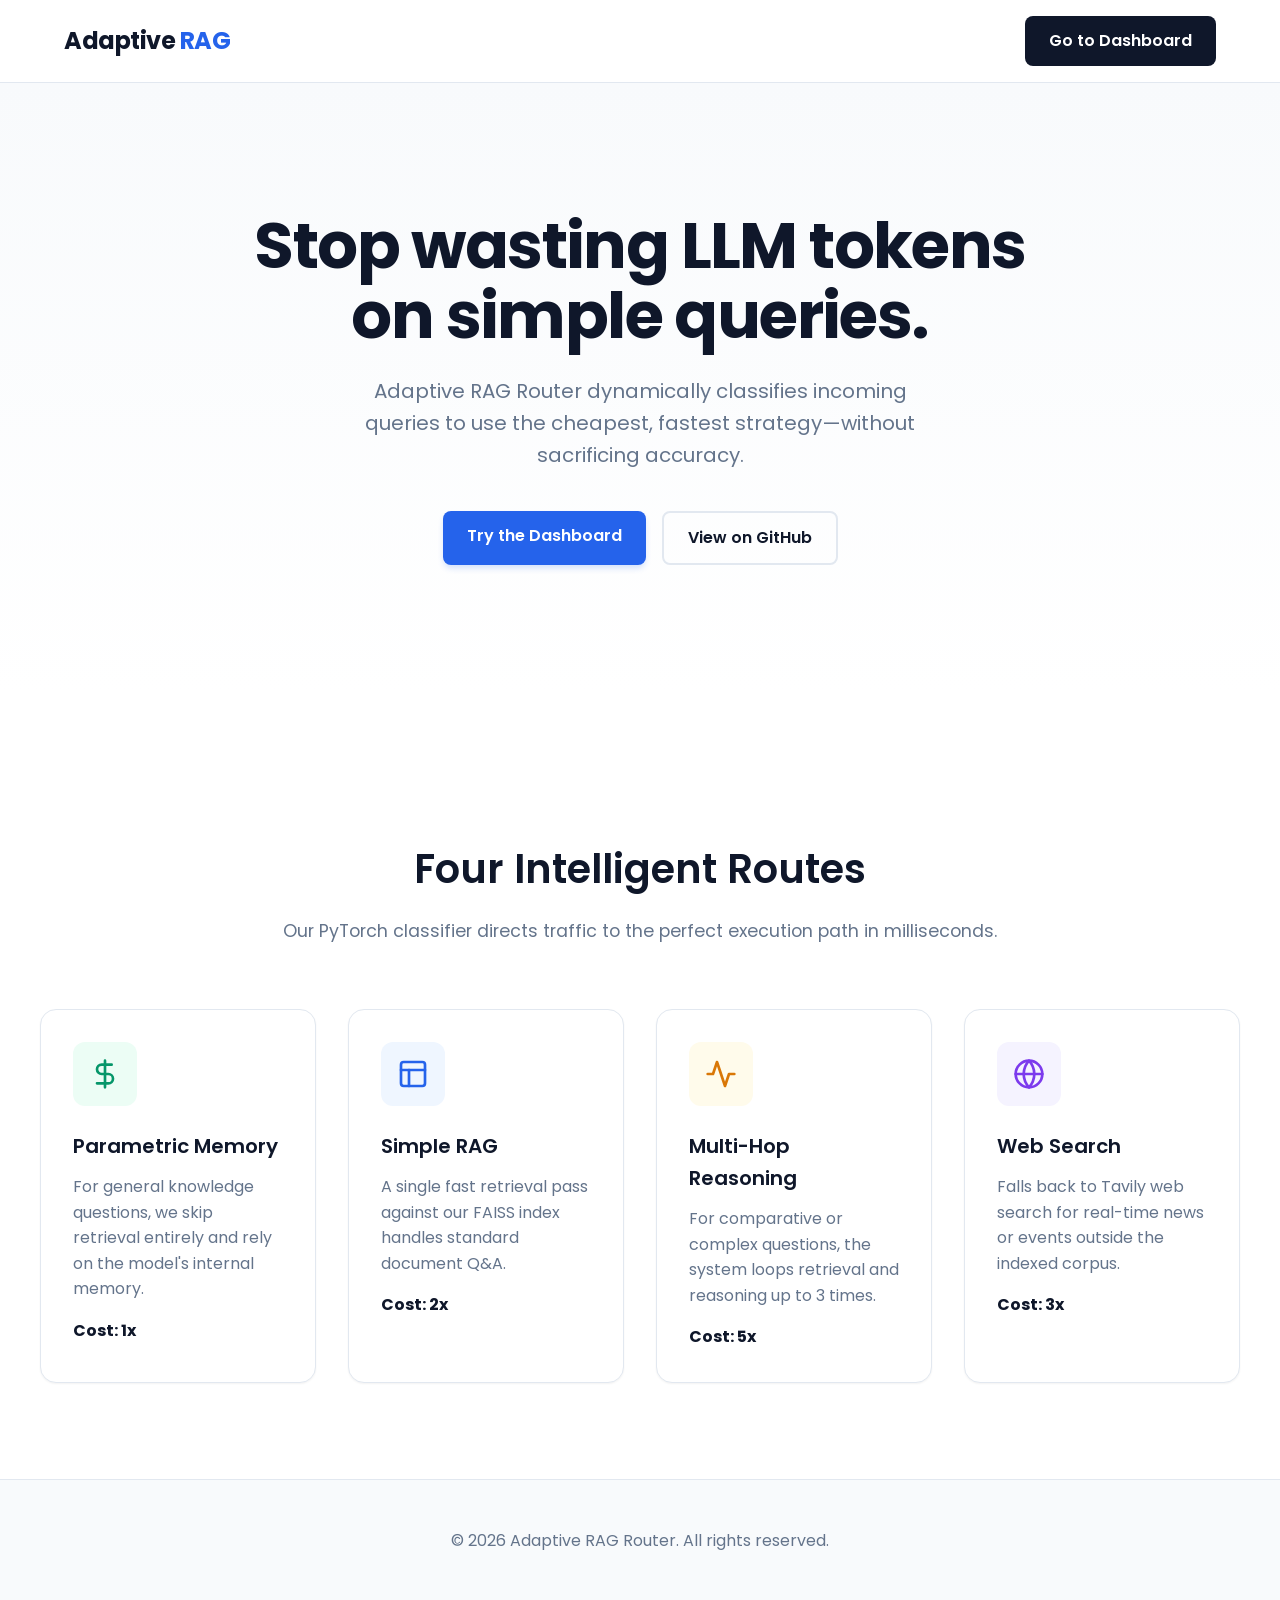
<file: frontend/landing.html>
<!DOCTYPE html>
<html lang="en">
<head>
    <meta charset="UTF-8">
    <meta name="viewport" content="width=device-width, initial-scale=1.0">
    <title>Adaptive RAG Router - Stop Wasting Tokens</title>
    <link rel="preconnect" href="https://fonts.googleapis.com">
    <link rel="preconnect" href="https://fonts.gstatic.com" crossorigin>
    <link href="https://fonts.googleapis.com/css2?family=Poppins:wght@300;400;500;600;700&display=swap" rel="stylesheet">
    <link rel="stylesheet" href="/frontend/styles.css">
</head>
<body class="landing-body">
    <nav class="navbar">
        <div class="nav-container">
            <div class="logo">Adaptive <span>RAG</span></div>
            <a href="/dashboard" class="cta-btn secondary">Go to Dashboard</a>
        </div>
    </nav>

    <header class="hero-section">
        <div class="hero-content">
            <h1>Stop wasting LLM tokens on simple queries.</h1>
            <p>Adaptive RAG Router dynamically classifies incoming queries to use the cheapest, fastest strategy—without sacrificing accuracy.</p>
            <div class="hero-actions">
                <a href="/dashboard" class="cta-btn primary">Try the Dashboard</a>
                <a href="https://github.com/your-repo/adaptive-rag-router" target="_blank" class="cta-btn outline">View on GitHub</a>
            </div>
        </div>
    </header>

    <section class="features-section">
        <div class="section-container">
            <div class="section-header">
                <h2>Four Intelligent Routes</h2>
                <p>Our PyTorch classifier directs traffic to the perfect execution path in milliseconds.</p>
            </div>
            <div class="features-grid">
                <!-- Parametric -->
                <div class="feature-card route-PARAMETRIC-card">
                    <div class="feature-icon">
                        <svg xmlns="http://www.w3.org/2000/svg" width="32" height="32" viewBox="0 0 24 24" fill="none" stroke="currentColor" stroke-width="2" stroke-linecap="round" stroke-linejoin="round"><path d="M12 2v20M17 5H9.5a3.5 3.5 0 0 0 0 7h5a3.5 3.5 0 0 1 0 7H6"/></svg>
                    </div>
                    <h3>Parametric Memory</h3>
                    <p>For general knowledge questions, we skip retrieval entirely and rely on the model's internal memory. <strong>Cost: 1x</strong></p>
                </div>
                
                <!-- Simple RAG -->
                <div class="feature-card route-SIMPLE_RAG-card">
                    <div class="feature-icon">
                        <svg xmlns="http://www.w3.org/2000/svg" width="32" height="32" viewBox="0 0 24 24" fill="none" stroke="currentColor" stroke-width="2" stroke-linecap="round" stroke-linejoin="round"><rect x="3" y="3" width="18" height="18" rx="2" ry="2"/><line x1="3" y1="9" x2="21" y2="9"/><line x1="9" y1="21" x2="9" y2="9"/></svg>
                    </div>
                    <h3>Simple RAG</h3>
                    <p>A single fast retrieval pass against our FAISS index handles standard document Q&A. <strong>Cost: 2x</strong></p>
                </div>

                <!-- Multi-Hop -->
                <div class="feature-card route-MULTI_HOP-card">
                    <div class="feature-icon">
                        <svg xmlns="http://www.w3.org/2000/svg" width="32" height="32" viewBox="0 0 24 24" fill="none" stroke="currentColor" stroke-width="2" stroke-linecap="round" stroke-linejoin="round"><polyline points="22 12 18 12 15 21 9 3 6 12 2 12"/></svg>
                    </div>
                    <h3>Multi-Hop Reasoning</h3>
                    <p>For comparative or complex questions, the system loops retrieval and reasoning up to 3 times. <strong>Cost: 5x</strong></p>
                </div>

                <!-- Web Search -->
                <div class="feature-card route-WEB_SEARCH-card">
                    <div class="feature-icon">
                        <svg xmlns="http://www.w3.org/2000/svg" width="32" height="32" viewBox="0 0 24 24" fill="none" stroke="currentColor" stroke-width="2" stroke-linecap="round" stroke-linejoin="round"><circle cx="12" cy="12" r="10"/><line x1="2" y1="12" x2="22" y2="12"/><path d="M12 2a15.3 15.3 0 0 1 4 10 15.3 15.3 0 0 1-4 10 15.3 15.3 0 0 1-4-10 15.3 15.3 0 0 1 4-10z"/></svg>
                    </div>
                    <h3>Web Search</h3>
                    <p>Falls back to Tavily web search for real-time news or events outside the indexed corpus. <strong>Cost: 3x</strong></p>
                </div>
            </div>
        </div>
    </section>

    <footer class="landing-footer">
        <p>&copy; 2026 Adaptive RAG Router. All rights reserved.</p>
    </footer>
</body>
</html>
</file>
<file: frontend/styles.css>
:root {
    --bg-color: #f8fafc;
    --panel-bg: #ffffff;
    --panel-border: #e2e8f0;
    --text-primary: #0f172a;
    --text-secondary: #64748b;
    --accent: #2563eb;
    
    --route-parametric: #059669;
    --route-simple: #2563eb;
    --route-multi: #d97706;
    --route-web: #7c3aed;
    
    --shadow-sm: 0 1px 2px 0 rgba(0, 0, 0, 0.05);
    --shadow-md: 0 4px 6px -1px rgba(0, 0, 0, 0.1), 0 2px 4px -1px rgba(0, 0, 0, 0.06);
    --shadow-lg: 0 10px 15px -3px rgba(0, 0, 0, 0.1), 0 4px 6px -2px rgba(0, 0, 0, 0.05);
}

* {
    box-sizing: border-box;
    margin: 0;
    padding: 0;
}

body {
    font-family: 'Poppins', sans-serif;
    background-color: var(--bg-color);
    color: var(--text-primary);
    line-height: 1.6;
    min-height: 100vh;
    overflow-x: hidden;
    position: relative;
}

.container {
    max-width: 1000px;
    margin: 0 auto;
    padding: 4rem 1.5rem;
}

header {
    text-align: center;
    margin-bottom: 3rem;
}

h1 {
    font-size: 3rem;
    font-weight: 700;
    margin-bottom: 0.5rem;
    color: var(--text-primary);
    letter-spacing: -0.025em;
}

h1 span {
    color: var(--accent);
}

header p {
    color: var(--text-secondary);
    font-size: 1.1rem;
}

/* Corporate Panels */
.glass-panel {
    background: var(--panel-bg);
    border: 1px solid var(--panel-border);
    border-radius: 16px;
    padding: 2rem;
    margin-bottom: 1.5rem;
    box-shadow: var(--shadow-sm);
    transition: box-shadow 0.3s ease;
}

.glass-panel:hover {
    box-shadow: var(--shadow-md);
}

/* Search Section */
.search-section {
    padding: 1rem;
}

.input-group {
    display: flex;
    align-items: center;
    background: #f1f5f9;
    border-radius: 12px;
    padding: 0.5rem 0.5rem 0.5rem 1rem;
    border: 2px solid transparent;
    transition: all 0.2s ease;
}

.input-group:focus-within {
    border-color: var(--accent);
    background: #fff;
    box-shadow: 0 0 0 4px rgba(37, 99, 235, 0.1);
}

.search-icon {
    color: var(--text-secondary);
    margin-right: 0.75rem;
}

#query-input {
    flex-grow: 1;
    background: transparent;
    border: none;
    color: var(--text-primary);
    font-size: 1.1rem;
    font-family: inherit;
    outline: none;
}

#query-input::placeholder {
    color: var(--text-secondary);
    font-weight: 400;
}

#submit-btn {
    background: var(--text-primary);
    color: white;
    border: none;
    padding: 0.75rem 1.5rem;
    border-radius: 8px;
    font-family: inherit;
    font-weight: 500;
    font-size: 1rem;
    cursor: pointer;
    transition: all 0.2s ease;
    display: flex;
    align-items: center;
    justify-content: center;
    min-width: 100px;
}

#submit-btn:hover {
    background: var(--accent);
    transform: translateY(-1px);
    box-shadow: var(--shadow-md);
}

#submit-btn:disabled {
    opacity: 0.7;
    cursor: not-allowed;
    transform: none;
}

/* Loader */
.loader {
    width: 20px;
    height: 20px;
    border: 3px solid rgba(255,255,255,0.3);
    border-radius: 50%;
    border-top-color: #fff;
    animation: spin 1s ease-in-out infinite;
}

@keyframes spin {
    to { transform: rotate(360deg); }
}

.hidden {
    display: none !important;
}

/* Empty State */
.empty-state {
    text-align: center;
    padding: 4rem 2rem;
    color: var(--text-secondary);
    animation: fadeIn 0.8s ease;
}

.empty-icon {
    color: var(--accent);
    margin-bottom: 1rem;
    animation: float 3s ease-in-out infinite;
}

@keyframes float {
    0% { transform: translateY(0px); }
    50% { transform: translateY(-10px); }
    100% { transform: translateY(0px); }
}

.empty-state h2 {
    color: var(--text-primary);
    margin-bottom: 0.5rem;
    font-weight: 600;
}

/* Results Layout */
.results-container {
    animation: fadeIn 0.5s ease;
}

@keyframes fadeIn {
    from { opacity: 0; transform: translateY(10px); }
    to { opacity: 1; transform: translateY(0); }
}

.grid-layout {
    display: grid;
    grid-template-columns: 1fr 1fr;
    gap: 1.5rem;
}

@media (max-width: 768px) {
    .grid-layout {
        grid-template-columns: 1fr;
    }
}

h2 {
    font-size: 1.25rem;
    font-weight: 600;
    margin-bottom: 1.5rem;
    color: var(--text-primary);
}

h3 {
    font-size: 0.85rem;
    color: var(--text-secondary);
    margin-bottom: 1rem;
    text-transform: uppercase;
    letter-spacing: 0.05em;
    font-weight: 600;
}

/* Route Badges */
.selected-route {
    display: flex;
    align-items: center;
    gap: 1rem;
    margin-bottom: 0.5rem;
}

.route-label {
    padding: 0.4rem 1rem;
    border-radius: 20px;
    font-weight: 600;
    font-size: 1rem;
    letter-spacing: 0.025em;
    background: #f1f5f9;
}

.route-PARAMETRIC { color: var(--route-parametric); background: #ecfdf5; }
.route-SIMPLE_RAG { color: var(--route-simple); background: #eff6ff; }
.route-MULTI_HOP { color: var(--route-multi); background: #fffbeb; }
.route-WEB_SEARCH { color: var(--route-web); background: #f5f3ff; }

.confidence-badge {
    background: #f1f5f9;
    padding: 0.3rem 0.75rem;
    border-radius: 12px;
    font-size: 0.85rem;
    color: var(--text-secondary);
    font-weight: 500;
}

.route-description {
    font-size: 0.95rem;
    color: var(--text-secondary);
    margin-bottom: 2rem;
    border-left: 2px solid var(--panel-border);
    padding-left: 0.75rem;
}

/* Probabilities List */
.prob-item {
    margin-bottom: 1rem;
}

.prob-header {
    display: flex;
    justify-content: space-between;
    font-size: 0.85rem;
    margin-bottom: 0.5rem;
    color: var(--text-secondary);
    font-weight: 500;
}

.prob-bar-bg {
    width: 100%;
    height: 8px;
    background: #f1f5f9;
    border-radius: 4px;
    overflow: hidden;
}

.prob-bar-fill {
    height: 100%;
    border-radius: 4px;
    transition: width 1s cubic-bezier(0.1, 0.8, 0.2, 1);
}

/* Metrics */
.metrics-grid {
    display: grid;
    grid-template-columns: repeat(3, 1fr);
    gap: 1rem;
}

.metric-card {
    background: #f8fafc;
    border-radius: 12px;
    padding: 1.25rem;
    display: flex;
    align-items: center;
    gap: 1rem;
    border: 1px solid var(--panel-border);
    transition: transform 0.2s cubic-bezier(0.25, 0.46, 0.45, 0.94), box-shadow 0.2s;
    transform-style: preserve-3d;
}

.metric-card:hover {
    box-shadow: var(--shadow-md);
    border-color: #cbd5e1;
}

.metric-icon {
    color: var(--accent);
}

.metric-info {
    display: flex;
    flex-direction: column;
}

.metric-title {
    font-size: 0.75rem;
    color: var(--text-secondary);
    text-transform: uppercase;
    font-weight: 600;
    margin-bottom: 0.25rem;
}

.metric-value {
    font-size: 1.25rem;
    font-weight: 600;
    color: var(--text-primary);
}

/* Answer Section */
.answer-content {
    font-size: 1.05rem;
    line-height: 1.8;
    white-space: normal;
    color: #334155;
}

/* Markdown Styles inside answer */
.answer-content p { margin-bottom: 1rem; }
.answer-content p:last-child { margin-bottom: 0; }
.answer-content h1, .answer-content h2, .answer-content h3 { margin-top: 2rem; margin-bottom: 1rem; color: var(--text-primary); font-weight: 600;}
.answer-content ul, .answer-content ol { margin-left: 1.5rem; margin-bottom: 1rem; }
.answer-content li { margin-bottom: 0.5rem; }
.answer-content code {
    background: #f1f5f9;
    padding: 0.2rem 0.4rem;
    border-radius: 6px;
    font-family: monospace;
    font-size: 0.9em;
    color: #ef4444;
}
.answer-content pre {
    background: #f8fafc;
    padding: 1.25rem;
    border-radius: 8px;
    overflow-x: auto;
    margin-bottom: 1rem;
    border: 1px solid var(--panel-border);
}
.answer-content pre code {
    background: transparent;
    padding: 0;
    color: inherit;
}
.typewriter-cursor {
    display: inline-block;
    width: 2px;
    height: 1.1rem;
    background-color: var(--text-primary);
    vertical-align: text-bottom;
    animation: blink 1s step-end infinite;
    margin-left: 2px;
}
@keyframes blink { 50% { opacity: 0; } }

/* Context Chunks */
.chunks-container {
    display: flex;
    flex-direction: column;
    gap: 1rem;
}

.chunk-card {
    background: #f8fafc;
    border: 1px solid var(--panel-border);
    border-radius: 8px;
    padding: 1.25rem;
    font-size: 0.95rem;
    color: #475569;
    border-left: 4px solid var(--accent);
    max-height: 150px;
    overflow-y: auto;
}
.chunk-card::-webkit-scrollbar {
    width: 6px;
}
.chunk-card::-webkit-scrollbar-thumb {
    background: #cbd5e1;
    border-radius: 3px;
}

/* ========================================================= */
/* Landing Page Specific Styles */
/* ========================================================= */

.landing-body {
    background: #ffffff;
    display: flex;
    flex-direction: column;
}

.navbar {
    border-bottom: 1px solid var(--panel-border);
    background: #ffffff;
    position: sticky;
    top: 0;
    z-index: 100;
}

.nav-container {
    max-width: 1200px;
    margin: 0 auto;
    padding: 1rem 1.5rem;
    display: flex;
    justify-content: space-between;
    align-items: center;
}

.logo {
    font-size: 1.5rem;
    font-weight: 700;
    color: var(--text-primary);
    letter-spacing: -0.02em;
}

.logo span {
    color: var(--accent);
}

.cta-btn {
    display: inline-block;
    padding: 0.75rem 1.5rem;
    border-radius: 8px;
    font-weight: 600;
    text-decoration: none;
    transition: all 0.2s ease;
    font-size: 1rem;
}

.cta-btn.primary {
    background: var(--accent);
    color: white;
    box-shadow: 0 4px 6px -1px rgba(37, 99, 235, 0.2);
}

.cta-btn.primary:hover {
    background: #1d4ed8;
    transform: translateY(-2px);
    box-shadow: 0 10px 15px -3px rgba(37, 99, 235, 0.3);
}

.cta-btn.secondary {
    background: var(--text-primary);
    color: white;
}

.cta-btn.secondary:hover {
    background: #334155;
}

.cta-btn.outline {
    background: transparent;
    border: 2px solid var(--panel-border);
    color: var(--text-primary);
}

.cta-btn.outline:hover {
    border-color: var(--text-secondary);
    background: #f8fafc;
}

.hero-section {
    padding: 8rem 1.5rem;
    text-align: center;
    background: linear-gradient(180deg, #f8fafc 0%, #ffffff 100%);
}

.hero-content {
    max-width: 800px;
    margin: 0 auto;
}

.hero-content h1 {
    font-size: 4rem;
    line-height: 1.1;
    margin-bottom: 1.5rem;
}

.hero-content p {
    font-size: 1.25rem;
    color: var(--text-secondary);
    margin-bottom: 2.5rem;
    max-width: 600px;
    margin-inline: auto;
}

.hero-actions {
    display: flex;
    justify-content: center;
    gap: 1rem;
}

.features-section {
    padding: 6rem 1.5rem;
    background: #ffffff;
}

.section-container {
    max-width: 1200px;
    margin: 0 auto;
}

.section-header {
    text-align: center;
    margin-bottom: 4rem;
}

.section-header h2 {
    font-size: 2.5rem;
    margin-bottom: 1rem;
}

.section-header p {
    font-size: 1.1rem;
    color: var(--text-secondary);
}

.features-grid {
    display: grid;
    grid-template-columns: repeat(auto-fit, minmax(250px, 1fr));
    gap: 2rem;
}

.feature-card {
    background: #ffffff;
    border: 1px solid var(--panel-border);
    border-radius: 16px;
    padding: 2rem;
    box-shadow: var(--shadow-sm);
    transition: transform 0.3s ease, box-shadow 0.3s ease;
    display: flex;
    flex-direction: column;
}

.feature-card:hover {
    transform: translateY(-5px);
    box-shadow: var(--shadow-lg);
}

.feature-icon {
    width: 64px;
    height: 64px;
    border-radius: 12px;
    display: flex;
    align-items: center;
    justify-content: center;
    margin-bottom: 1.5rem;
}

.route-PARAMETRIC-card .feature-icon { background: #ecfdf5; color: var(--route-parametric); }
.route-SIMPLE_RAG-card .feature-icon { background: #eff6ff; color: var(--route-simple); }
.route-MULTI_HOP-card .feature-icon { background: #fffbeb; color: var(--route-multi); }
.route-WEB_SEARCH-card .feature-icon { background: #f5f3ff; color: var(--route-web); }

.feature-card h3 {
    font-size: 1.25rem;
    color: var(--text-primary);
    margin-bottom: 0.75rem;
    text-transform: none;
    letter-spacing: normal;
}

.feature-card p {
    color: var(--text-secondary);
    font-size: 1rem;
    flex-grow: 1;
}

.feature-card strong {
    display: block;
    margin-top: 1rem;
    color: var(--text-primary);
}

.landing-footer {
    text-align: center;
    padding: 3rem 1.5rem;
    border-top: 1px solid var(--panel-border);
    color: var(--text-secondary);
    background: #f8fafc;
}
</file>
